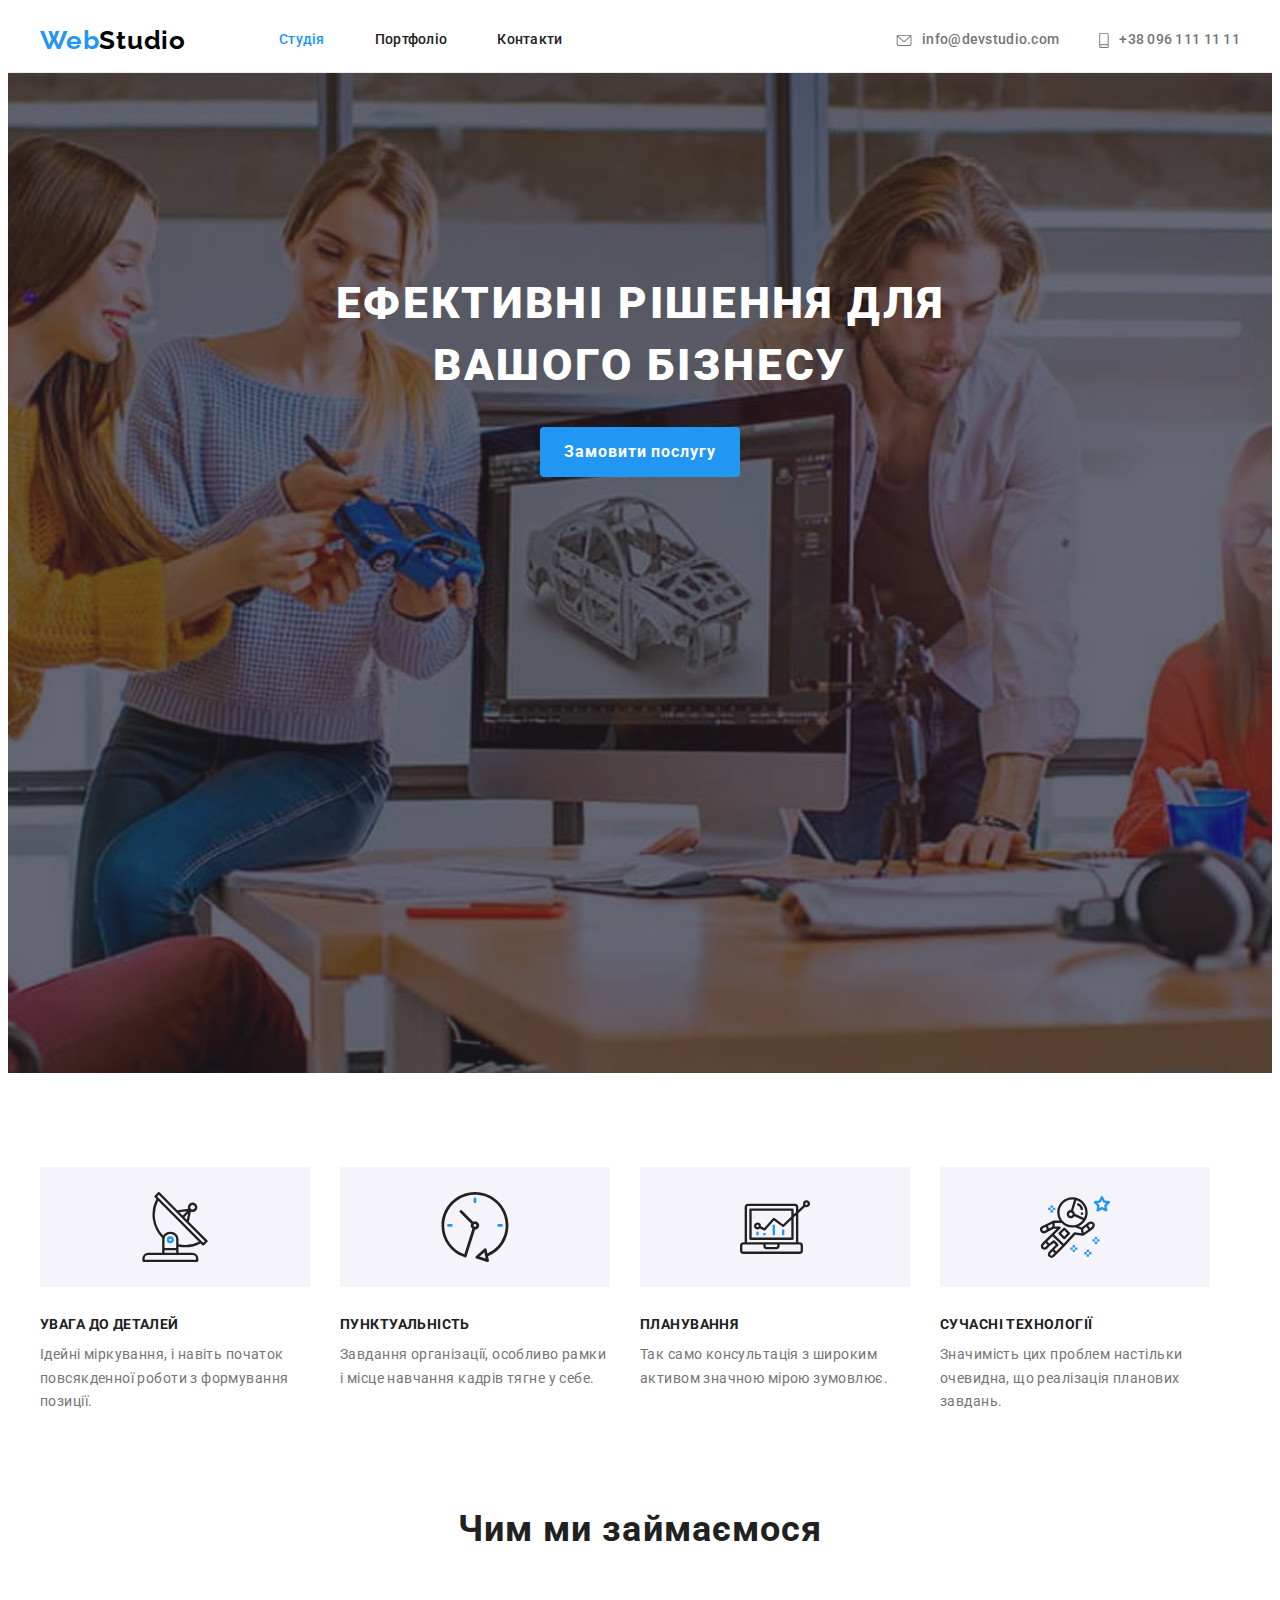
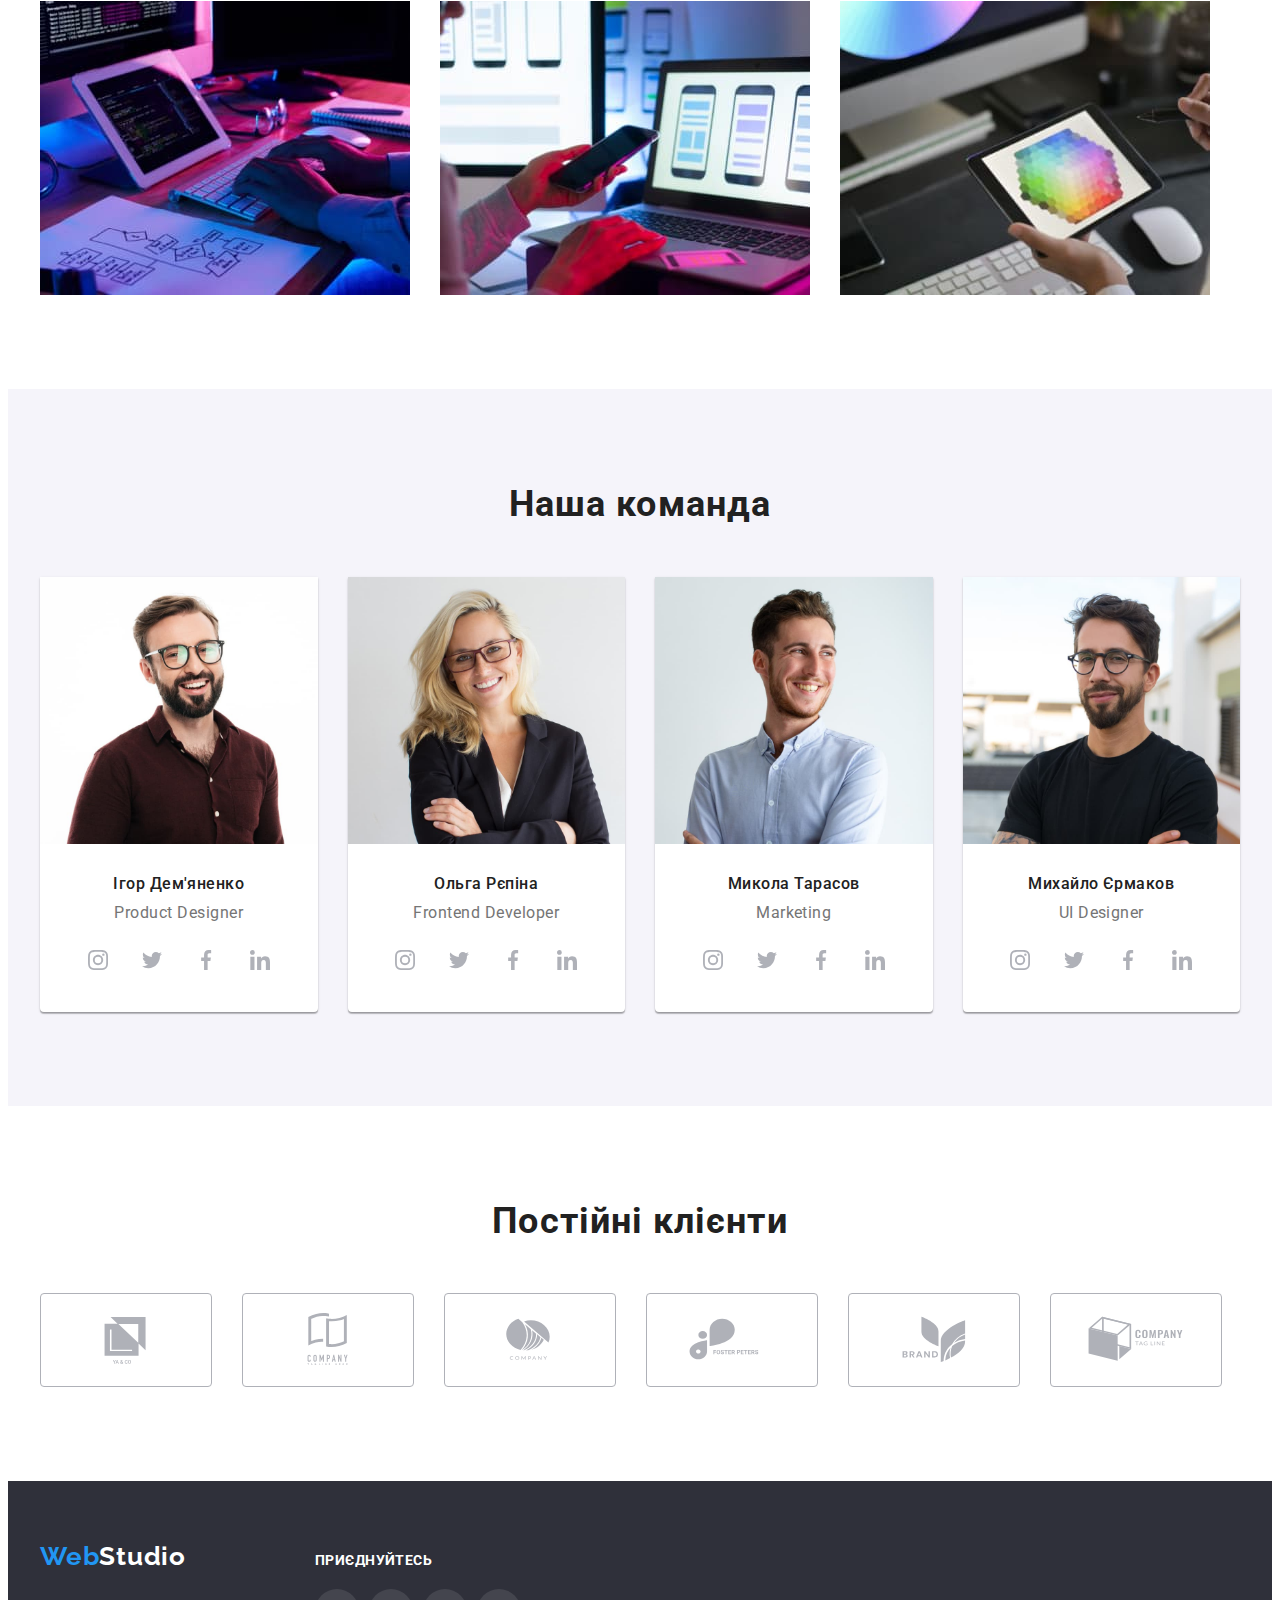
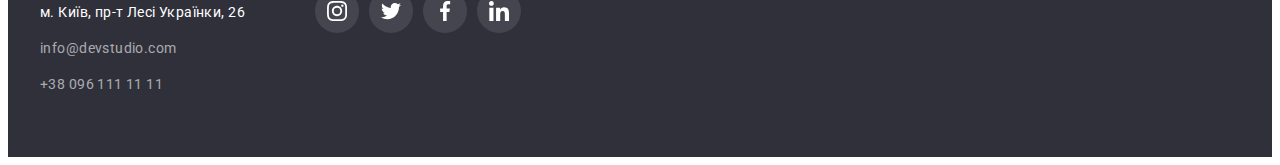
<file: index.html>
<!DOCTYPE html>
<html lang="uk">
<head>
    <meta charset="UTF-8">
    <meta http-equiv="X-UA-Compatible" content="IE=edge">
    <meta name="viewport" content="width=device-width, initial-scale=1.0">
    <title>webstudio</title>
    <link rel="preconnect" href="https://fonts.googleapis.com">
    <link rel="preconnect" href="https://fonts.gstatic.com" crossorigin>
    <link href="https://fonts.googleapis.com/css2?family=Raleway:wght@700&family=Roboto:wght@400;500;700;900&display=swap"
        rel="stylesheet">
    <link rel="stylesheet" href="https://cdnjs.cloudflare.com/ajax/libs/modern-normalize/1.1.0/modern-normalize.min.css"
        integrity="sha512-wpPYUAdjBVSE4KJnH1VR1HeZfpl1ub8YT/NKx4PuQ5NmX2tKuGu6U/JRp5y+Y8XG2tV+wKQpNHVUX03MfMFn9Q=="
        crossorigin="anonymous" referrerpolicy="no-referrer" />
    <link rel="stylesheet" href="./css/styles.css">
</head>
<body>
    <header class="header">
        <div class="container header-container">
            <a href="index.html" class="header-logo link"> <span class="header-logo">Web</span>Studio</a>
            <nav class="header-nav">
                <ul class="header-list list">
                    <li class="header-element"><a href="index.html" class="header-link header-link-active link">Студія</a></li>
                    <li class="header-element"><a href="portfolio.html" class="header-link link">Портфоліо</a></li>
                    <li class="header-element"><a href="" class="header-link link">Контакти</a></li>
                </ul>
            </nav>
            <ul class="contacts-list list">
                <li class="contacts-element"><a href="mailto:info@devstudio.com" class="header-mail link"> 
                    <svg class="contacts-icon envelope">
                        <use href="./img/symbol-defs.svg#icon-envelope"></use>
                    </svg>info@devstudio.com</a>
                </li>
                <li class="contacts-element"><a href="tel:+380961111111" class="header-tel link">
                    <svg class="contacts-icon smartphone">
                        <use href="./img/symbol-defs.svg#icon-smartphone"></use>
                    </svg>+38 096 111 11 11</a>
                </li>
            </ul>
        </div>
    </header>
    <main>
        <section class="decision overlay section">
            <div class="container ">
                <h1 class="decision-heading">Ефективні рішення  для <br> вашого бізнесу</h1>
                <button type="button" class="btn">Замовити послугу</button>
            </div>
        </section>
    
        <section class="benefits section">
            <div class="container">
                <h2 class="visually-hidden">переваги</h2>
                <ul class="benefits-list list">
                    <li class="benefits-element">
                        <div class="benefits-icons">
                            <svg width="70" height="70">
                                <use href="./img/symbol-defs.svg#icon-antenna-1"></use>
                            </svg>
                        </div>
                        <h3 class="benefit-heading">УВАГА ДО ДЕТАЛЕЙ</h3>
                        <p class="subtitle">Ідейні міркування, і навіть початок повсякденної роботи з формування позиції.</p>
                    </li>
                    <li class="benefits-element">
                        <div class="benefits-icons">
                            <svg width="70" height="70">
                                <use href="./img/symbol-defs.svg#icon-clock-1"></use>
                            </svg>
                        </div>
                        <h3 class="benefit-heading">ПУНКТУАЛЬНІСТЬ</h3>
                        <p class="subtitle">Завдання організації, особливо рамки і місце навчання кадрів тягне у себе.</p>
                    </li>
                    <li class="benefits-element">
                        <div class="benefits-icons">
                            <svg width="70" height="70">
                                <use href="./img/symbol-defs.svg#icon-diagram-1"></use>
                            </svg>
                        </div>
                        <h3 class="benefit-heading">ПЛАНУВАННЯ</h3>
                        <p class="subtitle"> Так само консультація з широким активом значною мірою зумовлює.</p>
                    </li>
                    <li class="benefits-element">
                        <div class="benefits-icons">
                            <svg width="70" height="70">
                                <use href="./img/symbol-defs.svg#icon-astronaut-1"></use>
                            </svg>
                        </div>
                        <h3 class="benefit-heading">СУЧАСНІ ТЕХНОЛОГІЇ</h3>
                        <p class="subtitle">Значимість цих проблем настільки очевидна, що реалізація планових завдань.</p>
                    </li>
                </ul>
          </div>
        </section>
        
        <section class="work section">
            <div class="container">

                <h2 class="work-heading heading">Чим ми займаємося</h2>
                <ul class="work-list list"> 
                    <li class="work-element">
                        <img 
                            src="./img/img.jpg"
                            alt="Десктопні додатки"
                            width="370" 
                            class="work-img"
                        />
                    </li>
                    <li class="work-element">
                        <img
                            src="./img/img1.jpg"
                            alt="мобільні додатки"
                            width="370"
                            class="work-img"
                        />
                    </li>
                    <li class="work-element">
                        <img
                            src="./img/img2.jpg"
                            alt="дизайнерські рішення"
                            width="370"
                            class="work-img"
                        />
                    </li>
            </ul>

           </div>
    
        </section>
    
        <section class="team section">
            <div class="container">
                <h2 class="team-heading heading">Наша команда</h2>
                <ul class="team-list list">
                    <li class="team-element">
                        <img src="./img/img3.jpg" alt="Ігор Дем'яненко" width="270" class="team-img">
                        <div class="team-inform">
                            <h3 class="headline">Ігор Дем'яненко</h3>
                            <p class="team-subtitle">Product Designer</p>
                            <ul class="team-list-icon list">
                                <li class="team-icon">
                                    <a href="" class="link team-icon-svg">
                                        <svg width="20" height="20">
                                            <use href="./img/symbol-defs.svg#icon-instagram-2"></use>
                                        </svg>
                                    </a>
                                </li>
                                <li class="team-icon">
                                    <a href="" class="link team-icon-svg">
                                        <svg width="20" height="20">
                                            <use href="./img/symbol-defs.svg#icon-twitter-2"></use>
                                        </svg>
                                    </a>
                                </li>
                                <li  class="team-icon">
                                    <a href="" class="link team-icon-svg">
                                        <svg width="20" height="20">
                                            <use href="./img/symbol-defs.svg#icon-facebook-2"></use>
                                        </svg>
                                    </a>
                                </li>
                                <li class="team-icon">
                                    <a href="" class="link team-icon-svg">
                                        <svg width="20" height="20">
                                            <use href="./img/symbol-defs.svg#icon-linkedin-2"></use>
                                        </svg>
                                    </a>
                                </li>
                            </ul>
                        </div>
                    </li>
                    <li class="team-element">
                        <img src="./img/img4.jpg" alt="Ольга Рєпіна" width="270" class="team-img">
                        <div class="team-inform">
                            <h3 class="headline">Ольга Рєпіна</h3>
                            <p class="team-subtitle">Frontend Developer</p>
                            <ul class="team-list-icon list">
                                <li class="team-icon">
                                    <a href="" class="link team-icon-svg">
                                        <svg width="20" height="20">
                                            <use href="./img/symbol-defs.svg#icon-instagram-2"></use>
                                        </svg>
                                    </a>
                                </li>
                                <li class="team-icon">
                                    <a href="" class="link team-icon-svg">
                                        <svg width="20" height="20">
                                            <use href="./img/symbol-defs.svg#icon-twitter-2"></use>
                                        </svg>
                                    </a>
                                </li>
                                <li class="team-icon">
                                    <a href="" class="link team-icon-svg">
                                        <svg width="20" height="20">
                                            <use href="./img/symbol-defs.svg#icon-facebook-2"></use>
                                        </svg>
                                    </a>
                                </li>
                                <li class="team-icon">
                                    <a href="" class="link team-icon-svg">
                                        <svg width="20" height="20">
                                            <use href="./img/symbol-defs.svg#icon-linkedin-2"></use>
                                        </svg>
                                    </a>
                                </li>
                            </ul>
                        </div>
                    </li>
                    <li class="team-element">
                        <img src="./img/img5.jpg" alt="Микола Тарасов" width="270" class="team-img">
                        <div class="team-inform">
                            <h3 class="headline">Микола Тарасов</h3>
                            <p class="team-subtitle">Marketing</p>
                            <ul class="team-list-icon list">
                                <li class="team-icon">
                                    <a href="" class="link team-icon-svg">
                                        <svg width="20" height="20">
                                            <use href="./img/symbol-defs.svg#icon-instagram-2"></use>
                                        </svg>
                                    </a>
                                </li>
                                <li class="team-icon">
                                    <a href="" class="link team-icon-svg">
                                        <svg width="20" height="20">
                                            <use href="./img/symbol-defs.svg#icon-twitter-2"></use>
                                        </svg>
                                    </a>
                                </li>
                                <li class="team-icon">
                                    <a href="" class="link team-icon-svg">
                                        <svg width="20" height="20">
                                            <use href="./img/symbol-defs.svg#icon-facebook-2"></use>
                                        </svg>
                                    </a>
                                </li>
                                <li class="team-icon">
                                    <a href="" class="link team-icon-svg">
                                        <svg width="20" height="20">
                                            <use href="./img/symbol-defs.svg#icon-linkedin-2"></use>
                                        </svg>
                                    </a>
                                </li>
                            </ul>
                        </div>
                    </li>
                    <li class="team-element">
                        <img src="./img/img6.jpg" alt="Михайло Єрмаков" width="270" class="team-img">
                        <div class="team-inform">
                            <h3 class="headline">Михайло Єрмаков</h3>
                            <p class="team-subtitle">UI Designer</p>
                            <ul class="team-list-icon list">
                                <li class="team-icon">
                                    <a href="" class="link team-icon-svg">
                                        <svg width="20" height="20">
                                            <use href="./img/symbol-defs.svg#icon-instagram-2"></use>
                                        </svg>
                                    </a>
                                </li>
                                <li class="team-icon">
                                    <a href="" class="link team-icon-svg">
                                        <svg width="20" height="20">
                                            <use href="./img/symbol-defs.svg#icon-twitter-2"></use>
                                        </svg>
                                    </a>
                                </li>
                                <li class="team-icon">
                                    <a href="" class="link team-icon-svg">
                                        <svg width="20" height="20">
                                            <use href="./img/symbol-defs.svg#icon-facebook-2"></use>
                                        </svg>
                                    </a>
                                </li>
                                <li class="team-icon">
                                    <a href="" class="link team-icon-svg">
                                        <svg width="20" height="20">
                                            <use href="./img/symbol-defs.svg#icon-linkedin-2"></use>
                                        </svg>
                                    </a>
                                </li>
                            </ul>
                        </div>
                    </li>
                </ul>
            </div>
    
        </section>
        <section class="customers section">
            <div class="container">
                <h2 class="customers-heading heading">Постійні клієнти</h2>
                <ul class="customers-list list">
                    <li class="customers-icon"> <a href="" class="customers-icon-link link">
                        <svg width="160" height="60">
                            <use href="./img/symbol-defs.svg#icon-Logo-1"></use>
                        </svg></a>
                    </li>
                    <li class="customers-icon"> <a href="" class="customers-icon-link link">
                        <svg width="160" height="60">
                            <use href="./img/symbol-defs.svg#icon-Logo-2"></use>
                        </svg></a>
                    </li>
                    <li class="customers-icon"> <a href="" class="customers-icon-link link">
                        <svg width="160" height="60">
                            <use href="./img/symbol-defs.svg#icon-Logo-3"></use>
                        </svg></a>
                    </li>
                    <li class="customers-icon"> <a href="" class="customers-icon-link link">
                        <svg width="160" height="60" class="customers-icon-svg">
                            <use href="./img/symbol-defs.svg#icon-Logo-4"></use>
                        </svg></a>
                    </li>
                    <li class="customers-icon"><a href="" class="customers-icon-link link">
                        <svg width="160" height="60">
                            <use href="./img/symbol-defs.svg#icon-Logo-5"></use>
                        </svg></a>
                    </li>
                    <li class="customers-icon"> <a href="" class="customers-icon-link link">
                        <svg width="160" height="60">
                            <use href="./img/symbol-defs.svg#icon-Logo-6"></use>
                        </svg></a>
                    </li>
                </ul>
            </div>
        </section>
    </main>
    <footer>
        <div class="container footer-container">
            <div class="">
                <a href="index.html" class="footer-logo link"> <span class="footer-logo">Web</span>Studio</a>
            
                <address class="footer-address">
                    <ul class="list footer-list">
                        <li class="footer-element"><a href="https://goo.gl/maps/XC93UawWn5YDiqj28" target="_blank" rel="noopeneer noreferrer nofollow" class="footer-addres link">м. Київ, пр-т Лесі Українки, 26</a></li>
                        <li class="footer-element"><a href="mailto:info@devstudio.com" class="footer-mail-tel  link">info@devstudio.com</a></li>
                        <li class="footer-element"><a href="tel:+380961111111" class="footer-mail-tel link">+38 096 111 11 11</a></li>
                    </ul>
                </address>
            </div>
            
       

            <div class="footer-social-container">
                <p class="footer-social-heading">приєднуйтесь</p>
                <ul class="footer-social-list list">
                    <li class="footer-social-element">
                        <a href="" class="footer-social-icon-svg">
                            <svg width="20" height="20">
                                <use href="./img/symbol-defs.svg#icon-instagram-1"></use>
                            </svg>
                        </a>
                    </li>
                    <li class="footer-social-element">
                        <a href="" class="footer-social-icon-svg">
                            <svg width="20" height="20">
                                <use href="./img/symbol-defs.svg#icon-twitter-1"></use>
                            </svg>
                        </a>
                    </li>
                    <li class="footer-social-element">
                        <a href="" class="footer-social-icon-svg">
                            <svg width="20" height="20">
                                <use href="./img/symbol-defs.svg#icon-facebook-1"></use>
                            </svg>
                        </a>
                    </li>
                    <li class="footer-social-element">
                        <a href="" class="footer-social-icon-svg">
                            <svg width="20" height="20">
                                <use href="./img/symbol-defs.svg#icon-linkedin-1"></use>
                            </svg>
                        </a>
                    </li>
                </ul>
            </div>
            
        </div>
    </footer>

</body>
</html>
</file>
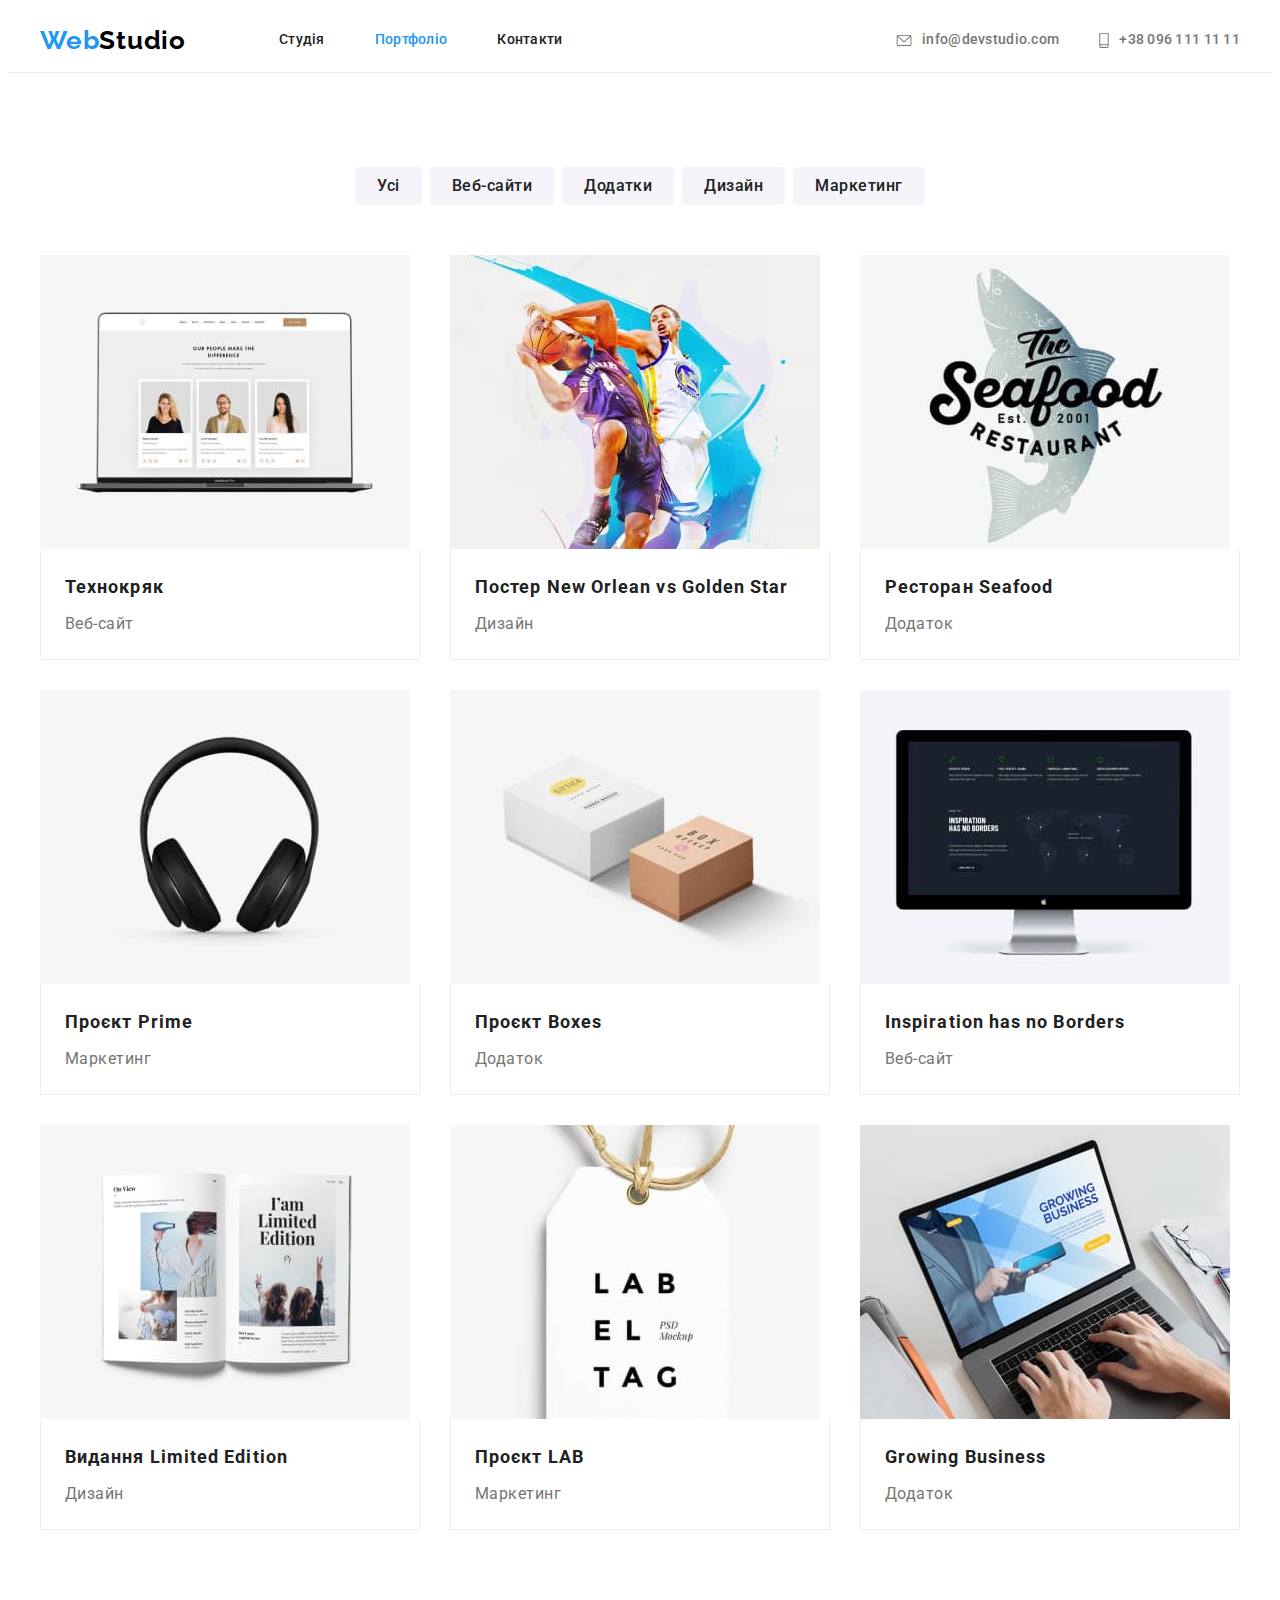
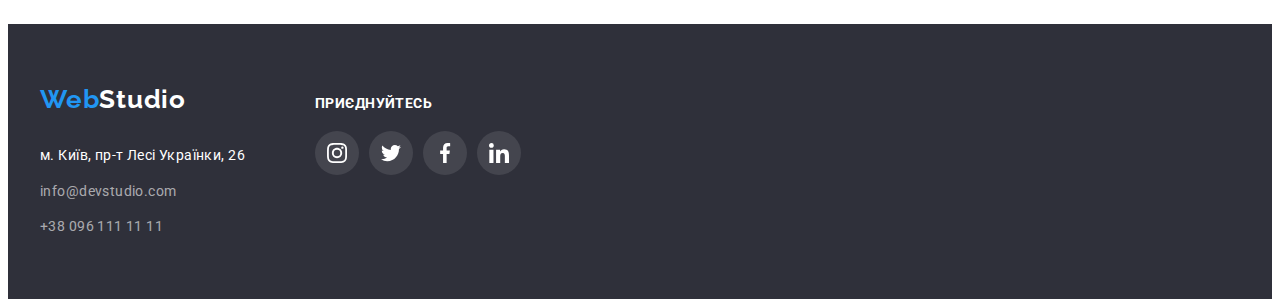
<file: portfolio.html>
<!DOCTYPE html>
<html lang="uk">
<head>
    <meta charset="UTF-8">
    <meta http-equiv="X-UA-Compatible" content="IE=edge">
    <meta name="viewport" content="width=device-width, initial-scale=1.0">
    <title>portfolio</title>
    <link rel="preconnect" href="https://fonts.googleapis.com">
    <link rel="preconnect" href="https://fonts.gstatic.com" crossorigin>
    <link href="https://fonts.googleapis.com/css2?family=Raleway:wght@700&family=Roboto:wght@400;500;700;900&display=swap"
        rel="stylesheet">
    <link rel="stylesheet" href="https://cdnjs.cloudflare.com/ajax/libs/modern-normalize/1.1.0/modern-normalize.min.css"
        integrity="sha512-wpPYUAdjBVSE4KJnH1VR1HeZfpl1ub8YT/NKx4PuQ5NmX2tKuGu6U/JRp5y+Y8XG2tV+wKQpNHVUX03MfMFn9Q=="
        crossorigin="anonymous" referrerpolicy="no-referrer" />
    <link rel="stylesheet" href="./css/styles.css">
</head>
<body>
    <header class="header">
        <div class="container header-container">
            <a href="index.html" class="header-logo link"> <span class="header-logo">Web</span>Studio</a>
            <nav class="header-nav">
                <ul class="header-list list">
                    <li class="header-element"><a href="index.html" class="header-link  link">Студія</a>
                    </li>
                    <li class="header-element"><a href="portfolio.html" class="header-link header-link-active link">Портфоліо</a></li>
                    <li class="header-element"><a href="" class="header-link link">Контакти</a></li>
                </ul>
            </nav>
            <ul class="contacts-list list">
                <li class="contacts-element"><a href="mailto:info@devstudio.com" class="header-mail link">
                        <svg class="contacts-icon envelope">
                            <use href="./img/symbol-defs.svg#icon-envelope"></use>
                        </svg>info@devstudio.com</a>
                </li>
                <li class="contacts-element"><a href="tel:+380961111111" class="header-tel link">
                        <svg class="contacts-icon smartphone">
                            <use href="./img/symbol-defs.svg#icon-smartphone"></use>
                        </svg>+38 096 111 11 11</a>
                </li>
            </ul>
        </div>
    </header>
    <main>
        <section class="portfolio section">
            <div class="container">

                <h1 class="visually-hidden">портфоліо</h1>

                <ul class="button-list list">
                    <li class="button-element"><button type="button"  class="portfolio-btn">Усі</button></li>
                    <li class="button-element"><button type="button"  class="portfolio-btn">Веб-сайти</button></li>
                    <li class="button-element"><button type="button"  class="portfolio-btn">Додатки</button></li>
                    <li class="button-element"><button type="button"  class="portfolio-btn">Дизайн</button></li>
                    <li class="button-element"><button type="button"  class="portfolio-btn">Маркетинг</button></li>
                </ul>
            
        
            
                <ul class="portfolio-list list">
                    <li class="portfolio-element">
                        <a href="" class="portfolio-element-link link">
                            <img src="./img/img-p1.jpg" alt="Технокряк" width="370" class="portfolio-img">
                            <div class="portfolio-inform">
                                <h2 class="portfolio-heading">Технокряк</h2>
                                <p class="portfolio-subtitle">Веб-сайт</p>
                            </div>
                        </a>
                    </li>
                    <li class="portfolio-element"> <a href="" class="portfolio-element-link link">
                        <img src="./img/img-p2.jpg" alt="Постер N.O. vs G.S." width="370" class="portfolio-img">
                        <div class="portfolio-inform">
                            <h2 class="portfolio-heading" >Постер New Orlean vs Golden Star</h2>
                            <p class="portfolio-subtitle">Дизайн</p>
                        </div></a>
                    </li>
                    <li class="portfolio-element"> <a href="" class="portfolio-element-link link">
                        <img src="./img/img-p3.jpg" alt="Ресторан Seafood" width="370" class="portfolio-img">
                        <div class="portfolio-inform">
                            <h2 class="portfolio-heading">Ресторан Seafood</h2>
                            <p class="portfolio-subtitle">Додаток</p>
                        </div></a>
                    </li>
                    <li class="portfolio-element"> <a href="" class="portfolio-element-link link">
                        <img src="./img/img-p4.jpg" alt="Проєкт Prime" width="370" class="portfolio-img">
                        <div class="portfolio-inform">
                            <h2 class="portfolio-heading">Проєкт Prime</h2>
                            <p class="portfolio-subtitle">Маркетинг</p>
                        </div></a>
                    </li>
                    <li class="portfolio-element"> <a href="" class="portfolio-element-link link">
                        <img src="./img/img-p5.jpg" alt="Проєкт Boxes" width="370" class="portfolio-img">
                        <div class="portfolio-inform">
                            <h2 class="portfolio-heading">Проєкт Boxes</h2>
                            <p class="portfolio-subtitle">Додаток</p>
                        </div></a>
                    </li>
                    <li class="portfolio-element"> <a href="" class="portfolio-element-link link">
                        <img src="./img/img-p6.jpg" alt="Веб-сайт Inspiration" width="370" class="portfolio-img">
                        <div class="portfolio-inform">
                            <h2 class="portfolio-heading">Inspiration has no Borders</h2>
                            <p class="portfolio-subtitle">Веб-сайт</p>
                        </div></a>
                    </li>
                    <li class="portfolio-element"> <a href="" class="portfolio-element-link link">
                        <img src="./img/img-p7.jpg" alt="Видання Limited Edition" width="370" class="portfolio-img">
                        <div class="portfolio-inform">
                            <h2 class="portfolio-heading">Видання Limited Edition</h2>
                            <p class="portfolio-subtitle">Дизайн</p>
                        </div></a>
                    </li>
                    <li class="portfolio-element"> <a href="" class="portfolio-element-link link">
                        <img src="./img/img-p8.jpg" alt="Проєкт LAB" width="370" class="portfolio-img">
                        <div class="portfolio-inform">
                            <h2 class="portfolio-heading">Проєкт LAB</h2>
                            <p class="portfolio-subtitle">Маркетинг</p>
                        </div> </a>
                    </li>
                    <li class="portfolio-element"> <a href="" class="portfolio-element-link link">
                        <img src="./img/img-p9.jpg" alt="Додаток Growing Business" width="370" class="portfolio-img">
                        <div class="portfolio-inform">
                            <h2 class="portfolio-heading" >Growing Business</h2>
                            <p class="portfolio-subtitle">Додаток</p>
                        </div></a>
                    </li>
                </ul>
            </div>

    
        </section>

    </main>
    <footer>
        <div class="container footer-container">
            <div class="">
                <a href="index.html" class="footer-logo link"> <span class="footer-logo">Web</span>Studio</a>
    
                <address class="footer-address">
                    <ul class="list footer-list">
                        <li class="footer-element"><a href="https://goo.gl/maps/XC93UawWn5YDiqj28" target="_blank"
                                rel="noopeneer noreferrer nofollow" class="footer-addres link">м. Київ, пр-т Лесі Українки,
                                26</a></li>
                        <li class="footer-element"><a href="mailto:info@devstudio.com"
                                class="footer-mail-tel  link">info@devstudio.com</a></li>
                        <li class="footer-element"><a href="tel:+380961111111" class="footer-mail-tel link">+38 096 111 11
                                11</a></li>
                    </ul>
                </address>
            </div>
    
    
    
            <div class="footer-social-container">
                <h2 class="visually-hidden">coц мережі</h2>
                <h3 class="footer-social-heading">приєднуйтесь</h3>
                <ul class="footer-social-list list">
                    <li class="footer-social-element">
                        <a href="" class="footer-social-icon-svg">
                            <svg width="20" height="20">
                                <use href="./img/symbol-defs.svg#icon-instagram-1"></use>
                            </svg>
                        </a>
                    </li>
                    <li class="footer-social-element">
                        <a href="" class="footer-social-icon-svg">
                            <svg width="20" height="20">
                                <use href="./img/symbol-defs.svg#icon-twitter-1"></use>
                            </svg>
                        </a>
                    </li>
                    <li class="footer-social-element">
                        <a href="" class="footer-social-icon-svg">
                            <svg width="20" height="20">
                                <use href="./img/symbol-defs.svg#icon-facebook-1"></use>
                            </svg>
                        </a>
                    </li>
                    <li class="footer-social-element">
                        <a href="" class="footer-social-icon-svg">
                            <svg width="20" height="20">
                                <use href="./img/symbol-defs.svg#icon-linkedin-1"></use>
                            </svg>
                        </a>
                    </li>
                </ul>
            </div>
    
        </div>
    </footer>
    
</body>
</html>
</file>
<file: css/styles.css>
:root{
--primary-header-color: #FFFFFF;
--second-header-color: #212121;
--primary-subtitle-color: #757575;
--accent-color: #2196F3;
--primary-btn-color: #FFFFFF;
--primary-link-color: #FFFFFF;
--second-link-color: #757575;
--primary-background-color: #FFFFFF;
--second-background-color: #2F303A;
--header-logo-color: #000000;
--team-background-color: #F5F4FA;
--footer-mail-tel-color: rgba(255, 255, 255, 0.6);
--second-background-color-icon: #2196F3;
--primary-background-color-icon: #AFB1B8;
--footer-background-color: rgba(255, 255, 255, 0.1);
}

.link{
    text-decoration: none;
}
.list{
    list-style: none;
}
p,
h1,
h2,
h3{
    margin: 0px;
}
ul {
    margin: 0px;
    padding: 0px;
}
button {
    cursor: pointer;
}

body {
    font-family: 'Roboto', sans-serif;
    font-weight: 400;
    font-size: 14px;
    line-height: 1.7;
    letter-spacing: 0.03em;
    color: var(--primary-subtitle-color);
    background-color: var(--primary-background-color);
}
.container{
    width: 1200px;
    padding: 0px 15px;
    margin: 0 auto;
} 
.section {
    padding-top: 94px;
    padding-bottom: 94px;
}
/* ---------header--------- */
.header{
    border-bottom: 1px solid #ECECEC;
}
.header-container {
    display: flex;
    align-items: center;
}

.header-logo{
    font-family: 'Raleway', sans-serif;
    font-weight: 700;
    font-size: 26px;
    line-height: 1.2;
    letter-spacing: 0.03em;
    color: var(--header-logo-color);
}
span.header-logo{
    color: var(--accent-color);
}
.header-logo:hover,
.header-logo:focus{
    color: var(--header-logo-color);
}
span.header-logo:hover,
span.header-logo:focus{
    color: var(--accent-color);
}
.header-nav{
    margin-left: 93px;
    margin-right: auto;
}
.header-list {
    display: flex;
}
.header-element{
    margin-right: 50px;
}
.header-element:nth-last-child(-n+1) {
    margin-right: 0px;
}

.header-link{
    font-weight: 500;
    font-size: 14px;
    line-height: 1.1;
    letter-spacing: 0.02em;
    color: #212121;
    cursor: pointer;
    padding-top: 24px;
    padding-bottom: 25px;
    display: block;
}
.header-link:hover,
.header-link:focus{
    color: var(--accent-color);
}
.header-link-active{
    color: var(--accent-color);
}
.contacts-list {
    display: flex;
    align-items: center;
}

.contacts-element:nth-child(1){
    margin-right: 40px;
}

.header-mail{
    display: flex;
    align-items: center;
    font-weight: 500;
    font-size: 14px;
    line-height: 1.1;
    letter-spacing: 0.02em;
    color: var(--second-link-color);
    cursor: pointer;
}
.header-mail:hover,
.header-mail:focus{
    color: var(--accent-color);
    fill: var(--accent-color);
}
.header-tel{
    display: flex;
    align-items: center;
    font-weight: 500;
    font-size: 14px;
    line-height: 1.1;
    letter-spacing: 0.02em;
    color: var(--second-link-color);
}
.header-tel:hover,
.header-tel:focus {
    color: var(--accent-color);
    fill: var(--accent-color);
}
.contacts-icon{
    fill: currentColor;
    margin-right: 10px;
}

.envelope{
    width: 16px;
    Height: 12px;
}
.smartphone{
    width: 10px;
    Height: 16px;
}

/* ---------decision---------- */

.decision{
    background-color: var(--second-background-color);
    padding-top: 200px;
    padding-bottom: 200px;
}
.overlay {
    max-width: 1600px;
    height: 600px;
    margin-left: auto;
    margin-right: auto;
    background-image: linear-gradient( to right,
            rgba(47, 48, 58, 0.4),
            rgba(47, 48, 58, 0.4)),
            url(../img/Img-hero.jpg);
    background-position: center;
    background-repeat: no-repeat;
    background-size: cover;
    
}
.decision-heading{
    font-weight: 900;
    font-size: 44px;
    line-height: 1.4;
    text-align: center;
    letter-spacing: 0.06em;
    text-transform: uppercase;
    color: var(--primary-header-color);
    max-width: 696px;
    margin: 0 auto;
    margin-bottom: 30px;

}
.btn{
    font-family: inherit;
    font-weight: 700;
    font-size: 16px;
    line-height: 1.9;
    letter-spacing: 0.06em;
    color: var(--primary-btn-color);
    background-color: var(--accent-color);
    cursor: pointer;
    border: none;
    border-radius: 4px;
    display: block;
    padding: 10px 24px;
    margin: 0 auto;
    
}

.btn:hover,
.btn:focus{
    background-color: #188CE8;
}
/* ---------benefits---------- */
.benefits{
    margin: 0 auto;
}

.visually-hidden {
    position: absolute;
    width: 1px;
    height: 1px;
    margin: -1px;
    border: 0;
    padding: 0;
    white-space: nowrap;
    clip-path: inset(100%);
    clip: rect(0 0 0 0);
    overflow: hidden;
}
.benefits-list{
    display: flex;
}

.benefits-element:nth-child(-n+3){
    margin-right: 30px;
}
.benefits-icons{
    display: flex;
    justify-content: center;
    align-items: center;
    width: 270px;
    height: 120px;
    background-color: var(--team-background-color);
    margin-bottom: 30px;
}

.benefit-heading{
    font-weight: 700;
    font-size: 14px;
    line-height: 1.1;
    letter-spacing: 0.03em;
    color: var(--second-header-color);
    margin-bottom: 10px;
}
.subtitle{
    max-width: 270px;
}

/* ---------work---------- */
.work{
    padding-top: 0px;
    margin: 0 auto;
}

.heading{
    font-weight: 700;
    font-size: 36px;
    line-height:1.2;
    text-align: center;
    letter-spacing: 0.03em;
    color: var(--second-header-color);
    margin-bottom: 50px;
}
.work-list{
    display: flex;
}
.work-element{
    margin-right: 30px;
}
.work-element:nth-last-child(-n+1) {
    margin-right: 0px;
}

.work-img{
    display: block;
    width: 100%;
    height: auto;
}

/* ---------team---------- */
.team{
    background-color: var(--team-background-color);
}
.team-list{
    display: flex;

}
.team-element{
    margin-right: 30px;
    background-color: var(--primary-background-color);
    box-shadow: 0px 1px 3px rgba(0, 0, 0, 0.12), 0px 1px 1px rgba(0, 0, 0, 0.14), 0px 2px 1px rgba(0, 0, 0, 0.2);
    border-radius: 0px 0px 4px 4px;
}
.team-element:nth-last-child(-n+1) {
    margin-right: 0px;
}
.team-img {
    display: block;
    width: 100%;
    height: auto;
}

.team-inform{
    text-align: center;
    padding: 30px 0px;
}

.headline{
    font-weight: 500;
    font-size: 16px;
    line-height: 1.2;
    letter-spacing: 0.03em;
    color: var(--second-header-color);
    margin-bottom: 10px;
}
.team-subtitle{
    font-size: 16px;
    line-height:1.2;
    letter-spacing: 0.03em;
    color: var(--primary-subtitle-color);
}
.team-list-icon{
    display: flex;
    justify-content: center;
    margin-top: 16px;
}
.team-icon{
    margin-right: 10px;
}
.team-icon:nth-last-child(1){
    margin-right: 0px;
}
.team-icon-svg {
    display: flex;
    justify-content: center;
    align-items: center;
    padding: 0;
    border: none;
    width: 44px;
    height: 44px;
    border-radius: 50%;
    fill: var(--primary-background-color-icon);
}
.team-icon-svg:hover,
.team-icon-svg:focus{
    fill: var(--primary-link-color);
    background-color: var(--second-background-color-icon);
}
/* ---------customers---------- */

.customers-list{
    display: flex;
}
.customers-icon{
    margin-right: 30px;
}
.customers-icon:nth-last-child(1){
    margin-right: 0px;
}
.customers-icon-link{
    display: flex;
    justify-content: center;
    align-items: center;
    padding: 0;
    width: 170px;
    height: 92px;
    border: 1px solid var(--primary-background-color-icon);
    border-radius: 4px;
    fill: var(--primary-background-color-icon);
}
.customers-icon-link:hover,
.customers-icon-link:focus{
    border-color: var(--second-background-color-icon);
    fill: var(--second-background-color-icon);
}
/* ---------footer---------- */
footer{
    background-color: var(--second-background-color);
    padding-top: 60px;
    padding-bottom: 60px;
}
.footer-container{
    display: flex;
    align-items: baseline;
}
.footer-address{
    margin-top: 28px;
}
.footer-element:nth-child(n + 2){
    margin-top: 12px;
}
.footer-logo{
    font-family: 'Raleway', sans-serif;
    font-weight: 700;
    font-size: 26px;
    line-height: 31px;
    letter-spacing: 0.03em;
    color: var(--primary-link-color);
}
span.footer-logo{
    font-family: 'Raleway', sans-serif;
    color: var(--accent-color);
}
.footer-logo:hover,
.footer-logo:focus {
    color: var(--primary-background-color);
}

span.footer-logo:hover,
span.footer-logo:focus {
    color: var(--accent-color);
}

.footer-addres{
    font-size: 14px;
    line-height: 1.7;
    letter-spacing: 0.03em;
    font-style: normal;
    color: var(--primary-link-color);
}
.footer-mail-tel{
    font-style: normal;
    line-height: 1.7;
    letter-spacing: 0.03em;
    color: var(--footer-mail-tel-color);
}
.footer-mail-tel:hover,
.footer-mail-tel:focus{
    color: var(--accent-color);
}
.footer-addres:hover,
.footer-addres:focus{
    color: var(--accent-color);
}
.footer-social-container{
    display: flex;
    flex-direction: column;
    margin-left: 70px;
}
.footer-social-heading{
    font-weight: 700;
    font-size: 14px;
    line-height: 1.1;
    letter-spacing: 0.03em;
    text-transform: uppercase;
    color: var(--primary-header-color);
}
.footer-social-list{
    display: flex;
    margin-top: 20px;
}
.footer-social-element{
    margin-right: 10px;
}
.footer-social-element:nth-last-child(1) {
    margin-right: 0px;
}
.footer-social-icon-svg {
    display: flex;
    justify-content: center;
    align-items: center;
    padding: 0;
    border: none;
    width: 44px;
    height: 44px;
    border-radius: 50%;
    fill: var(--primary-link-color);
    background-color: var(--footer-background-color);
}

.footer-social-icon-svg:hover,
.footer-social-icon-svg:focus {
    background-color: var(--second-background-color-icon);
}
    

/* ---------portfolio---------- */

.button-list{
    display: flex;
    align-items: center;
    justify-content: center;
    margin-bottom: 50px;
}
.button-element{
    margin-right: 8px;
}
.button-element:nth-last-child(-n+1) {
    margin-right: 0px;
}

.portfolio-btn {
    font-family: inherit;
    font-weight: 500;
    font-size: 16px;
    line-height: 1.62;
    text-align: center;
    letter-spacing: 0.03em;
    color: var(--second-header-color);
    background-color: var(--team-background-color);
    cursor: pointer;
    border: none;
    border-radius: 4px;
    padding: 6px 22px;
}


.portfolio-btn:hover,
.portfolio-btn:focus{
    color: var(--primary-btn-color);
    background-color: var(--accent-color);
    box-shadow: 0px 3px 1px rgba(0, 0, 0, 0.1), 0px 1px 2px rgba(0, 0, 0, 0.08), 0px 2px 2px rgba(0, 0, 0, 0.12);
}

.portfolio-list{
    display: flex;
    flex-wrap: wrap;
}

.portfolio-element{
    width: calc((100% - 60px ) / 3 );
    margin-right: 30px;
    margin-bottom: 30px;
}
.portfolio-element:nth-child(3n) {
    margin-right: 0px;
}
.portfolio-element:nth-last-child(-n+3) {
    margin-bottom: 0px;
}
.portfolio-element-link{
    display: block;
}
.portfolio-element-link:hover,
.portfolio-element-link:focus{
    box-shadow: 0px 1px 1px rgba(0, 0, 0, 0.12), 0px 4px 4px rgba(0, 0, 0, 0.06), 1px 4px 6px rgba(0, 0, 0, 0.16);
}
.portfolio-img{
    display: block;
}
.portfolio-inform{
    border-right: 1px solid #EEEEEE;
    border-bottom: 1px solid #EEEEEE;
    border-left: 1px solid #EEEEEE;
    padding: 20px 24px;
}

.portfolio-heading {
    font-weight: 700;
    font-size: 18px;
    line-height: 2;
    letter-spacing: 0.06em;
    color: var(--second-header-color);
    margin-bottom: 4px;
}

.portfolio-subtitle {
    font-size: 16px;
    line-height: 1.87;
    letter-spacing: 0.03em;
    color: var(--primary-subtitle-color);
    width: 322px;
}
</file>
